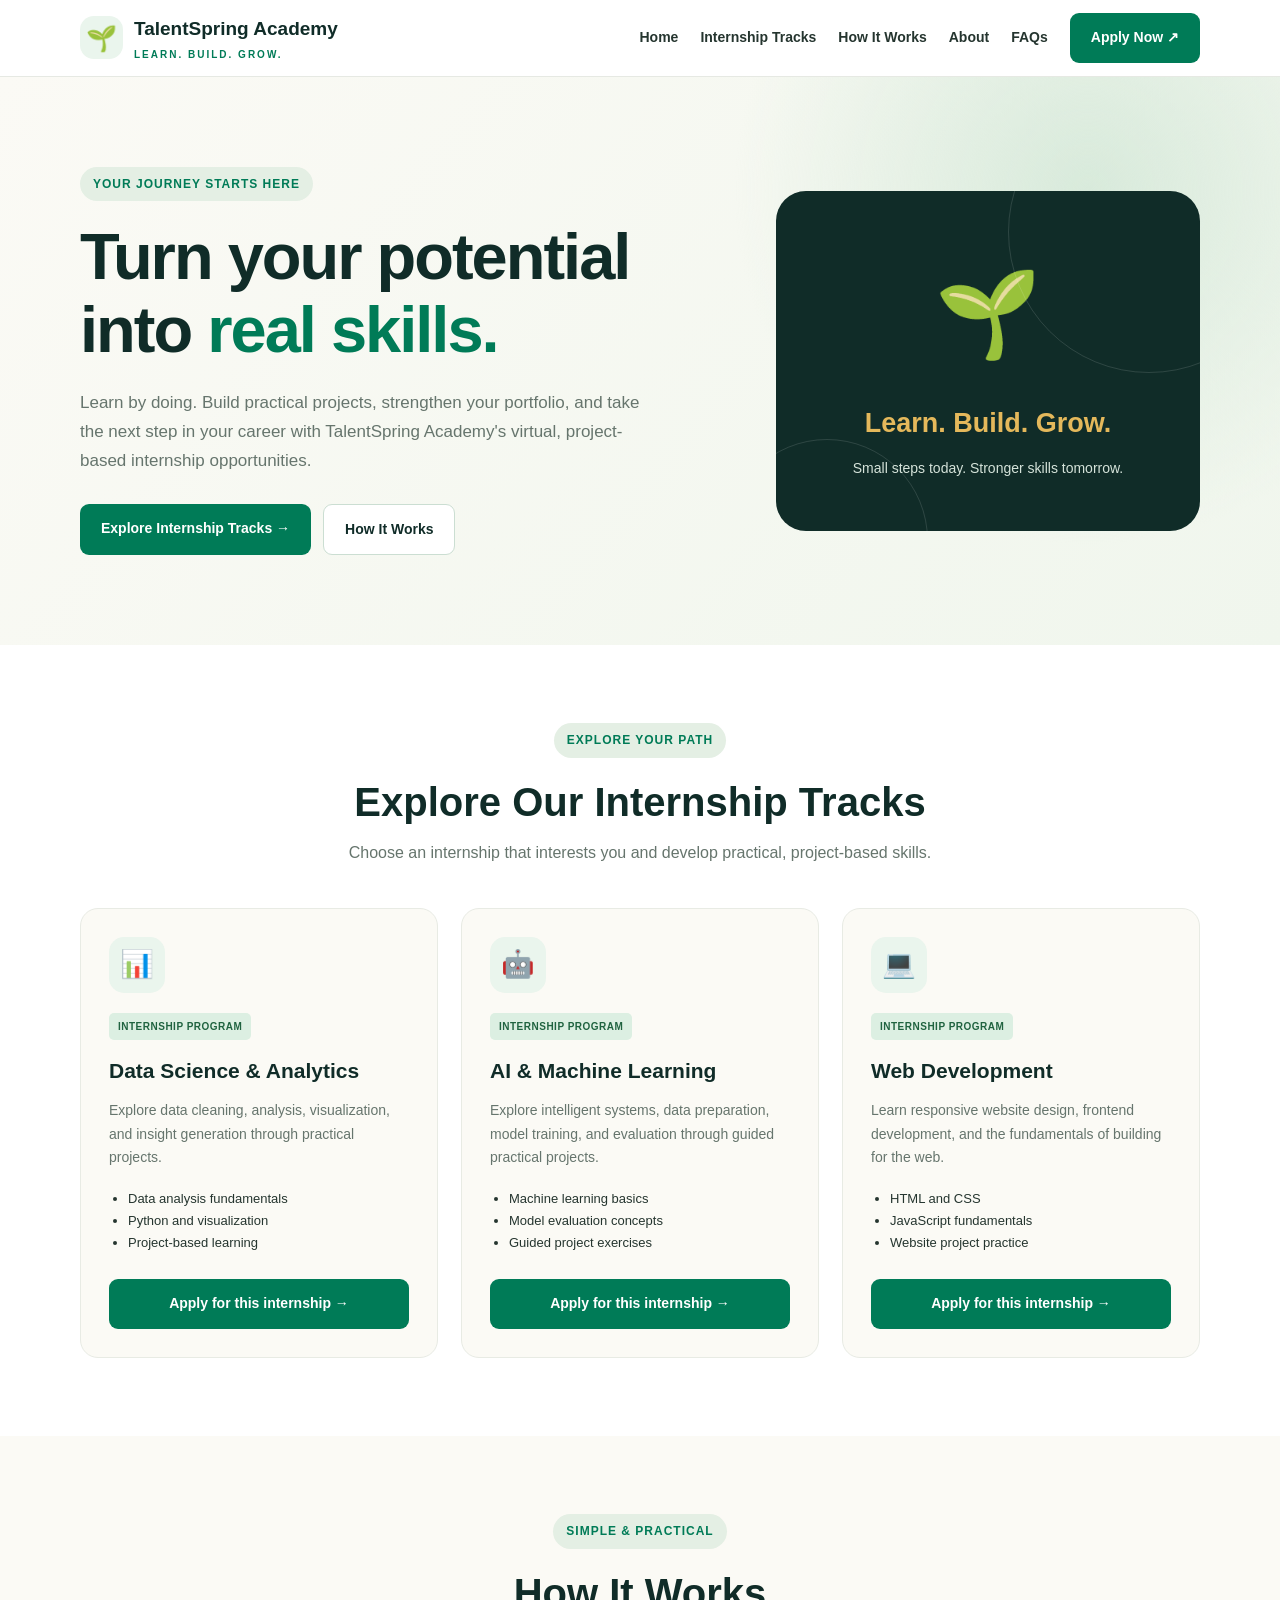
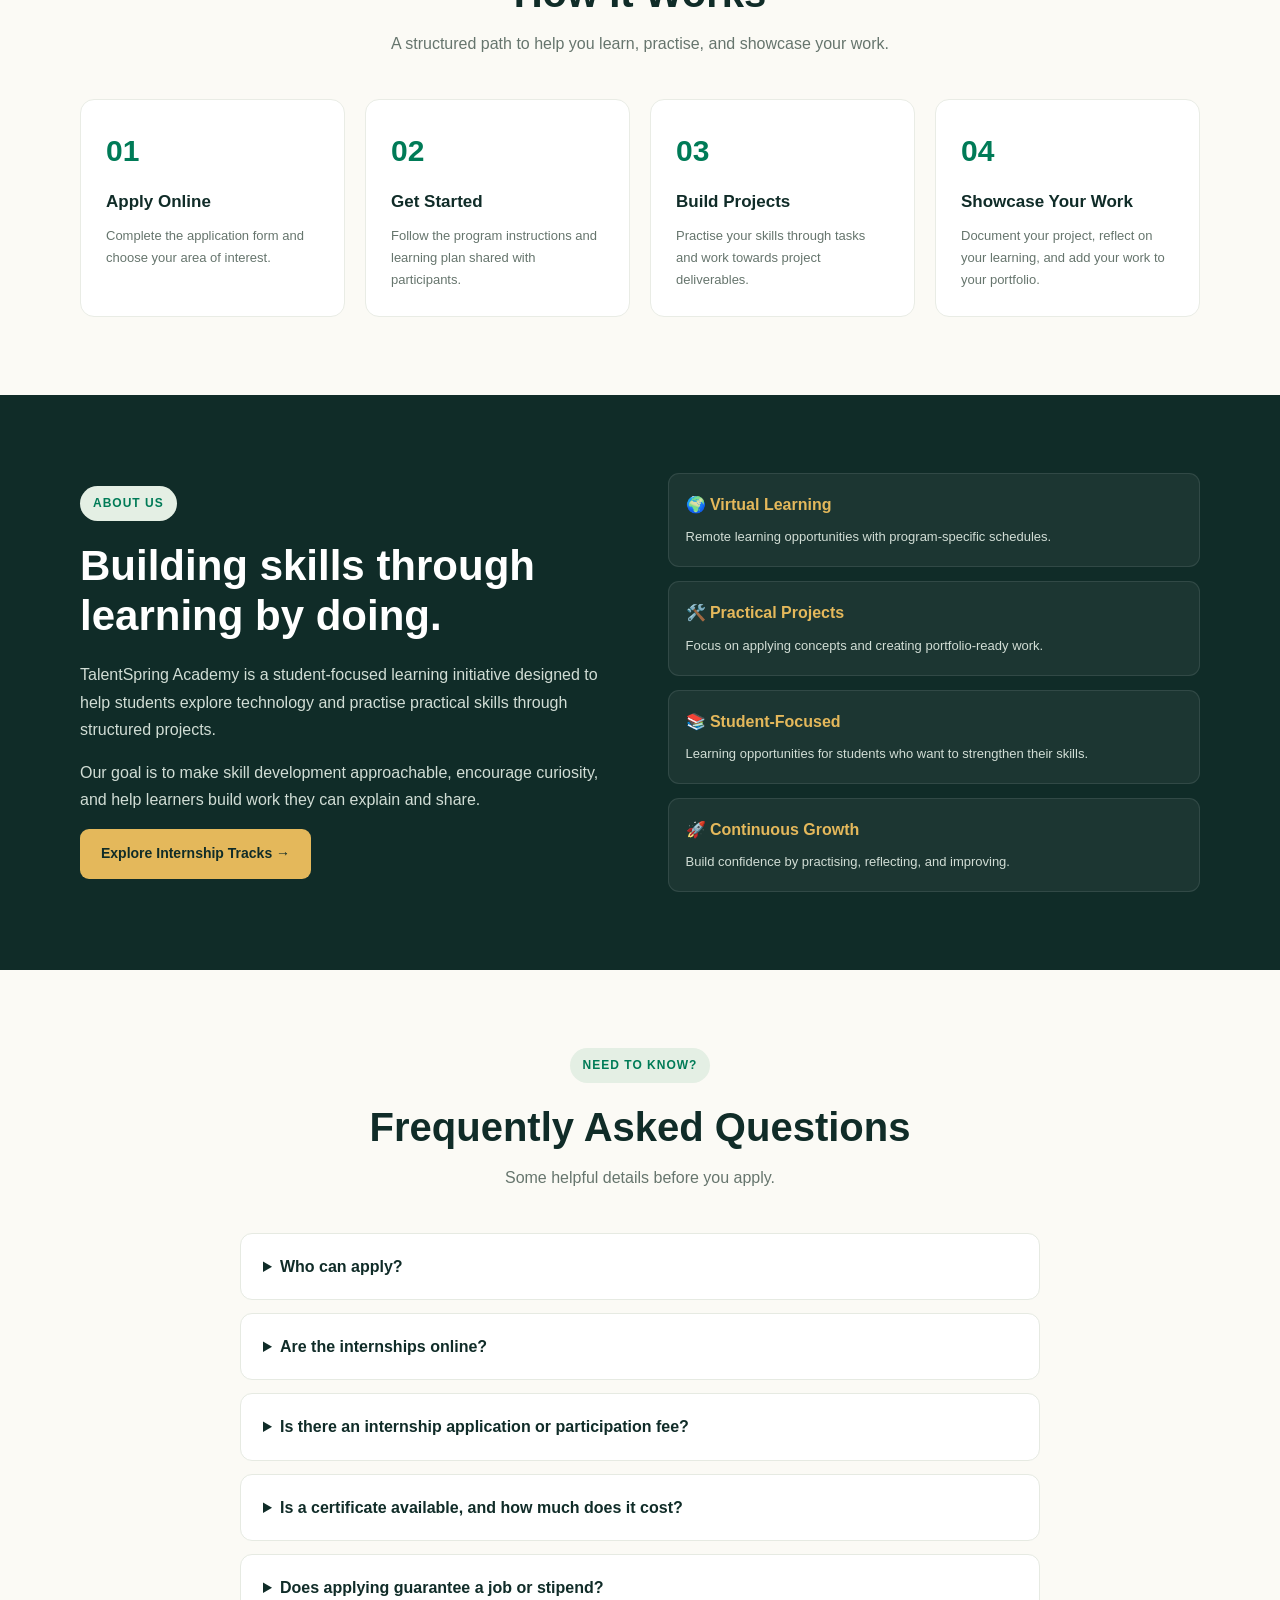
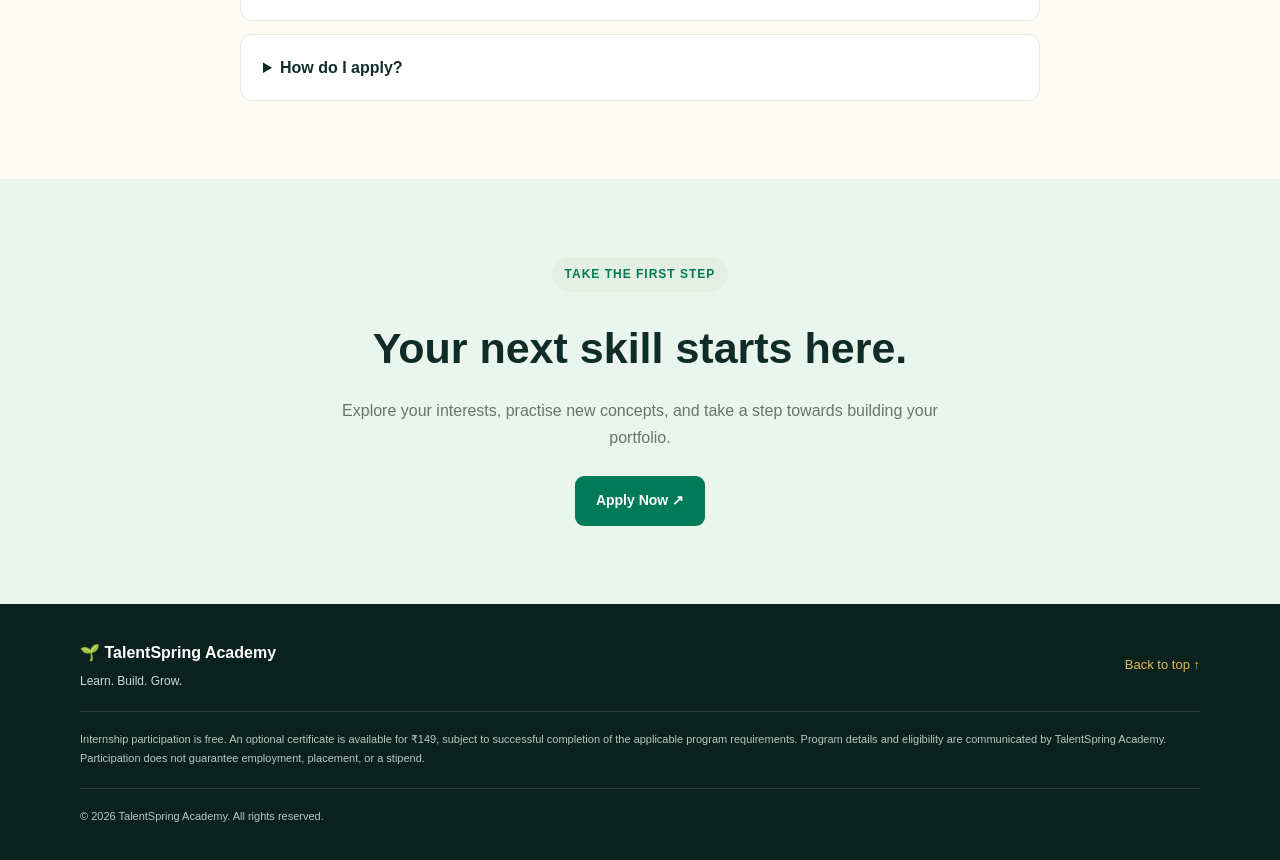
<file: index.html>
<!DOCTYPE html>
<html lang="en">
<head>
  <meta charset="UTF-8">
  <meta name="viewport" content="width=device-width, initial-scale=1.0">
  <meta name="description" content="TalentSpring Academy offers virtual, project-based internships in Data Science, AI and Machine Learning, and Web Development. Learn. Build. Grow.">
  <meta name="theme-color" content="#102c28">

  <title>TalentSpring Academy | Learn. Build. Grow.</title>

  <style>
    :root {
      --navy: #102c28;
      --green: #007b57;
      --light-green: #eaf5ed;
      --gold: #e4b85b;
      --cream: #fbfaf5;
      --text: #25352f;
      --muted: #66756d;
      --white: #ffffff;
    }

    * {
      margin: 0;
      padding: 0;
      box-sizing: border-box;
    }

    html {
      scroll-behavior: smooth;
      scroll-padding-top: 90px;
    }

    body {
      font-family: Arial, Helvetica, sans-serif;
      background: var(--cream);
      color: var(--text);
      line-height: 1.7;
    }

    a {
      color: inherit;
      text-decoration: none;
    }

    .container {
      width: min(1120px, 90%);
      margin: auto;
    }

    header {
      background: var(--white);
      position: sticky;
      top: 0;
      z-index: 100;
      border-bottom: 1px solid #e6e9e3;
    }

    nav {
      min-height: 76px;
      display: flex;
      align-items: center;
      justify-content: space-between;
      gap: 20px;
    }

    .brand {
      display: flex;
      align-items: center;
      gap: 11px;
      color: var(--navy);
      font-size: 19px;
      font-weight: 800;
    }

    .brand-icon {
      width: 43px;
      height: 43px;
      border-radius: 14px;
      display: grid;
      place-items: center;
      background: var(--light-green);
      font-size: 25px;
    }

    .brand small {
      display: block;
      font-size: 10px;
      color: var(--green);
      letter-spacing: 2px;
      font-weight: 700;
    }

    .nav-links {
      display: flex;
      align-items: center;
      gap: 22px;
      font-size: 14px;
      font-weight: 600;
    }

    .nav-links a:hover {
      color: var(--green);
    }

    .btn {
      display: inline-block;
      border: none;
      border-radius: 9px;
      padding: 13px 21px;
      font-size: 14px;
      font-weight: 700;
      text-align: center;
      cursor: pointer;
      transition: transform .2s, background .2s;
    }

    .btn:hover {
      transform: translateY(-2px);
    }

    .btn-primary {
      color: white;
      background: var(--green);
    }

    .btn-primary:hover {
      background: var(--navy);
    }

    .btn-gold {
      background: var(--gold);
      color: var(--navy);
    }

    .btn-outline {
      border: 1px solid #cbded2;
      color: var(--navy);
      background: white;
    }

    .hero {
      padding: 90px 0;
      background:
        radial-gradient(circle at 85% 20%, #d8eadb 0, transparent 30%),
        linear-gradient(130deg, #fbfaf5, #f0f6ed);
    }

    .hero-grid {
      display: grid;
      grid-template-columns: 1.2fr .8fr;
      align-items: center;
      gap: 60px;
    }

    .eyebrow {
      display: inline-block;
      background: #e4efe4;
      color: var(--green);
      padding: 7px 13px;
      border-radius: 50px;
      font-size: 12px;
      font-weight: 800;
      letter-spacing: 1px;
      margin-bottom: 20px;
    }

    h1 {
      font-size: clamp(38px, 5.5vw, 65px);
      line-height: 1.12;
      color: var(--navy);
      letter-spacing: -2px;
      margin-bottom: 22px;
    }

    h1 span {
      color: var(--green);
    }

    .hero p {
      max-width: 570px;
      color: var(--muted);
      font-size: 17px;
      margin-bottom: 28px;
    }

    .hero-buttons {
      display: flex;
      flex-wrap: wrap;
      gap: 12px;
    }

    .hero-art {
      background: var(--navy);
      min-height: 340px;
      border-radius: 30px;
      padding: 35px;
      display: flex;
      flex-direction: column;
      justify-content: center;
      position: relative;
      overflow: hidden;
      color: white;
    }

    .hero-art::before,
    .hero-art::after {
      content: "";
      position: absolute;
      border: 1px solid #ffffff20;
      border-radius: 50%;
    }

    .hero-art::before {
      width: 280px;
      height: 280px;
      top: -100px;
      right: -90px;
    }

    .hero-art::after {
      width: 200px;
      height: 200px;
      bottom: -110px;
      left: -50px;
    }

    .plant {
      font-size: 85px;
      text-align: center;
      margin-bottom: 15px;
    }

    .hero-art h2 {
      font-size: 27px;
      text-align: center;
      color: var(--gold);
    }

    .hero-art p {
      color: #d5e3da;
      text-align: center;
      font-size: 14px;
      margin: 10px auto 0;
    }

    section {
      padding: 78px 0;
    }

    .section-heading {
      text-align: center;
      max-width: 680px;
      margin: 0 auto 42px;
    }

    .section-heading h2 {
      color: var(--navy);
      font-size: clamp(29px, 4vw, 40px);
      line-height: 1.2;
      margin-bottom: 13px;
    }

    .section-heading p {
      color: var(--muted);
    }

    .programs {
      background: white;
    }

    .program-grid {
      display: grid;
      grid-template-columns: repeat(3, 1fr);
      gap: 23px;
    }

    .program-card {
      background: var(--cream);
      border: 1px solid #e8ebe4;
      border-radius: 18px;
      padding: 28px;
      display: flex;
      flex-direction: column;
      align-items: flex-start;
    }

    .program-icon {
      width: 56px;
      height: 56px;
      display: grid;
      place-items: center;
      border-radius: 15px;
      background: var(--light-green);
      font-size: 27px;
      margin-bottom: 20px;
    }

    .program-card h3 {
      color: var(--navy);
      font-size: 21px;
      margin-bottom: 10px;
    }

    .program-card p {
      color: var(--muted);
      font-size: 14px;
      margin-bottom: 18px;
    }

    .program-card ul {
      padding-left: 19px;
      margin-bottom: 25px;
      font-size: 13px;
      color: var(--text);
    }

    .program-card .btn {
      margin-top: auto;
      width: 100%;
    }

    .tag {
      display: inline-block;
      background: #dcefe2;
      color: #206340;
      border-radius: 5px;
      font-size: 10px;
      font-weight: 800;
      padding: 5px 9px;
      margin-bottom: 13px;
      letter-spacing: .5px;
    }

    .how-grid {
      display: grid;
      grid-template-columns: repeat(4, 1fr);
      gap: 20px;
    }

    .step {
      padding: 25px;
      background: white;
      border-radius: 14px;
      border: 1px solid #e9ece5;
    }

    .step-number {
      color: var(--green);
      font-size: 30px;
      font-weight: 800;
      margin-bottom: 12px;
    }

    .step h3 {
      color: var(--navy);
      font-size: 17px;
      margin-bottom: 8px;
    }

    .step p {
      color: var(--muted);
      font-size: 13px;
    }

    .about {
      background: var(--navy);
      color: white;
    }

    .about-grid {
      display: grid;
      grid-template-columns: 1fr 1fr;
      align-items: center;
      gap: 55px;
    }

    .about h2 {
      font-size: clamp(30px, 4vw, 42px);
      line-height: 1.2;
      margin-bottom: 20px;
    }

    .about p {
      color: #d1ddd5;
      margin-bottom: 16px;
    }

    .about-list {
      display: grid;
      gap: 14px;
    }

    .about-list div {
      background: #ffffff0d;
      border: 1px solid #ffffff18;
      padding: 17px;
      border-radius: 11px;
    }

    .about-list strong {
      display: block;
      color: var(--gold);
      margin-bottom: 4px;
    }

    .about-list span {
      font-size: 13px;
      color: #d1ddd5;
    }

    .faq-list {
      max-width: 800px;
      margin: auto;
      display: grid;
      gap: 13px;
    }

    details {
      background: white;
      border: 1px solid #e6eae2;
      padding: 19px 22px;
      border-radius: 12px;
    }

    summary {
      cursor: pointer;
      color: var(--navy);
      font-weight: 700;
    }

    details p {
      color: var(--muted);
      margin-top: 13px;
      font-size: 14px;
    }

    .fee-highlight {
      color: var(--green);
      font-weight: 800;
    }

    .cta {
      text-align: center;
      background: var(--light-green);
    }

    .cta h2 {
      color: var(--navy);
      font-size: clamp(30px, 4vw, 43px);
      margin-bottom: 12px;
    }

    .cta p {
      color: var(--muted);
      margin: 0 auto 25px;
      max-width: 600px;
    }

    footer {
      background: #0b211e;
      color: #d1ddd5;
      padding: 35px 0;
    }

    .footer-grid {
      display: flex;
      justify-content: space-between;
      gap: 25px;
      align-items: center;
      flex-wrap: wrap;
    }

    footer strong {
      color: white;
    }

    footer p {
      font-size: 12px;
      margin-top: 5px;
    }

    footer a {
      color: var(--gold);
      font-size: 13px;
    }

    .notice {
      margin-top: 20px;
      padding-top: 18px;
      border-top: 1px solid #ffffff20;
      font-size: 11px;
      color: #b8c8bf;
    }

    @media (max-width: 850px) {
      .hero-grid,
      .about-grid {
        grid-template-columns: 1fr;
        gap: 35px;
      }

      .hero {
        padding: 65px 0;
      }

      .hero-art {
        min-height: 260px;
      }

      .program-grid {
        grid-template-columns: repeat(2, 1fr);
      }

      .how-grid {
        grid-template-columns: repeat(2, 1fr);
      }

      .nav-links {
        gap: 13px;
      }
    }

    @media (max-width: 560px) {
      nav {
        padding: 13px 0;
        align-items: flex-start;
        flex-direction: column;
      }

      .nav-links {
        width: 100%;
        flex-wrap: wrap;
        gap: 12px 18px;
        font-size: 12px;
      }

      .program-grid,
      .how-grid {
        grid-template-columns: 1fr;
      }

      section {
        padding: 58px 0;
      }

      h1 {
        letter-spacing: -1px;
      }
    }
  </style>
</head>

<body>
  <!-- NAVIGATION -->
  <header>
    <nav class="container">
      <a class="brand" href="#home" aria-label="TalentSpring Academy home">
        <span class="brand-icon">🌱</span>
        <span>
          TalentSpring Academy
          <small>LEARN. BUILD. GROW.</small>
        </span>
      </a>

      <div class="nav-links">
        <a href="#home">Home</a>
        <a href="#programs">Internship Tracks</a>
        <a href="#how-it-works">How It Works</a>
        <a href="#about">About</a>
        <a href="#faq">FAQs</a>
        <a class="btn btn-primary" href="#programs">Apply Now ↗</a>
      </div>
    </nav>
  </header>

  <main>
    <!-- HERO SECTION -->
    <section class="hero" id="home">
      <div class="container hero-grid">
        <div>
          <span class="eyebrow">YOUR JOURNEY STARTS HERE</span>
          <h1>Turn your potential into <span>real skills.</span></h1>
          <p>
            Learn by doing. Build practical projects, strengthen your portfolio,
            and take the next step in your career with TalentSpring Academy's
            virtual, project-based internship opportunities.
          </p>

          <div class="hero-buttons">
            <a class="btn btn-primary" href="#programs">
              Explore Internship Tracks →
            </a>
            <a class="btn btn-outline" href="#how-it-works">
              How It Works
            </a>
          </div>
        </div>

        <div class="hero-art">
          <div class="plant">🌱</div>
          <h2>Learn. Build. Grow.</h2>
          <p>Small steps today. Stronger skills tomorrow.</p>
        </div>
      </div>
    </section>

    <!-- INTERNSHIP TRACKS -->
    <section class="programs" id="programs">
      <div class="container">
        <div class="section-heading">
          <span class="eyebrow">EXPLORE YOUR PATH</span>
          <h2>Explore Our Internship Tracks</h2>
          <p>
            Choose an internship that interests you and develop practical,
            project-based skills.
          </p>
        </div>

        <div class="program-grid">

          <article class="program-card">
            <div class="program-icon">📊</div>
            <span class="tag">INTERNSHIP PROGRAM</span>
            <h3>Data Science &amp; Analytics</h3>
            <p>
              Explore data cleaning, analysis, visualization, and insight
              generation through practical projects.
            </p>
            <ul>
              <li>Data analysis fundamentals</li>
              <li>Python and visualization</li>
              <li>Project-based learning</li>
            </ul>
            <a class="btn btn-primary"
               href="https://docs.google.com/forms/d/e/1FAIpQLSfs6i6IX2VY7UxD7PfuQFddSDhJZ1Bq3nMp9V-VK0BOsmqJjg/viewform?usp=dialog"
               target="_blank" rel="noopener noreferrer">
              Apply for this internship →
            </a>
          </article>

          <article class="program-card">
            <div class="program-icon">🤖</div>
            <span class="tag">INTERNSHIP PROGRAM</span>
            <h3>AI &amp; Machine Learning</h3>
            <p>
              Explore intelligent systems, data preparation, model training,
              and evaluation through guided practical projects.
            </p>
            <ul>
              <li>Machine learning basics</li>
              <li>Model evaluation concepts</li>
              <li>Guided project exercises</li>
            </ul>
            <a class="btn btn-primary"
               href="https://docs.google.com/forms/d/e/1FAIpQLSfs6i6IX2VY7UxD7PfuQFddSDhJZ1Bq3nMp9V-VK0BOsmqJjg/viewform?usp=dialog"
               target="_blank" rel="noopener noreferrer">
              Apply for this internship →
            </a>
          </article>

          <article class="program-card">
            <div class="program-icon">💻</div>
            <span class="tag">INTERNSHIP PROGRAM</span>
            <h3>Web Development</h3>
            <p>
              Learn responsive website design, frontend development,
              and the fundamentals of building for the web.
            </p>
            <ul>
              <li>HTML and CSS</li>
              <li>JavaScript fundamentals</li>
              <li>Website project practice</li>
            </ul>
            <a class="btn btn-primary"
               href="https://docs.google.com/forms/d/e/1FAIpQLSfs6i6IX2VY7UxD7PfuQFddSDhJZ1Bq3nMp9V-VK0BOsmqJjg/viewform?usp=dialog"
               target="_blank" rel="noopener noreferrer">
              Apply for this internship →
            </a>
          </article>

        </div>
      </div>
    </section>

    <!-- HOW IT WORKS -->
    <section id="how-it-works">
      <div class="container">
        <div class="section-heading">
          <span class="eyebrow">SIMPLE &amp; PRACTICAL</span>
          <h2>How It Works</h2>
          <p>
            A structured path to help you learn, practise, and showcase your work.
          </p>
        </div>

        <div class="how-grid">
          <div class="step">
            <div class="step-number">01</div>
            <h3>Apply Online</h3>
            <p>Complete the application form and choose your area of interest.</p>
          </div>

          <div class="step">
            <div class="step-number">02</div>
            <h3>Get Started</h3>
            <p>Follow the program instructions and learning plan shared with participants.</p>
          </div>

          <div class="step">
            <div class="step-number">03</div>
            <h3>Build Projects</h3>
            <p>Practise your skills through tasks and work towards project deliverables.</p>
          </div>

          <div class="step">
            <div class="step-number">04</div>
            <h3>Showcase Your Work</h3>
            <p>Document your project, reflect on your learning, and add your work to your portfolio.</p>
          </div>
        </div>
      </div>
    </section>

    <!-- ABOUT -->
    <section class="about" id="about">
      <div class="container about-grid">
        <div>
          <span class="eyebrow">ABOUT US</span>
          <h2>Building skills through learning by doing.</h2>
          <p>
            TalentSpring Academy is a student-focused learning initiative
            designed to help students explore technology and practise
            practical skills through structured projects.
          </p>
          <p>
            Our goal is to make skill development approachable, encourage
            curiosity, and help learners build work they can explain and share.
          </p>
          <a class="btn btn-gold" href="#programs">
            Explore Internship Tracks →
          </a>
        </div>

        <div class="about-list">
          <div>
            <strong>🌍 Virtual Learning</strong>
            <span>Remote learning opportunities with program-specific schedules.</span>
          </div>
          <div>
            <strong>🛠️ Practical Projects</strong>
            <span>Focus on applying concepts and creating portfolio-ready work.</span>
          </div>
          <div>
            <strong>📚 Student-Focused</strong>
            <span>Learning opportunities for students who want to strengthen their skills.</span>
          </div>
          <div>
            <strong>🚀 Continuous Growth</strong>
            <span>Build confidence by practising, reflecting, and improving.</span>
          </div>
        </div>
      </div>
    </section>

    <!-- FREQUENTLY ASKED QUESTIONS -->
    <section id="faq">
      <div class="container">
        <div class="section-heading">
          <span class="eyebrow">NEED TO KNOW?</span>
          <h2>Frequently Asked Questions</h2>
          <p>Some helpful details before you apply.</p>
        </div>

        <div class="faq-list">

          <details>
            <summary>Who can apply?</summary>
            <p>
              Students interested in learning and developing practical skills
              can submit an application. Eligibility and selection depend on
              the program requirements.
            </p>
          </details>

          <details>
            <summary>Are the internships online?</summary>
            <p>
              The internships are designed for virtual participation.
              Specific schedules, tasks, and requirements will be communicated
              for each program.
            </p>
          </details>

          <details>
            <summary>Is there an internship application or participation fee?</summary>
            <p>
              No. Applying for and participating in a TalentSpring Academy
              internship is free. There is no internship application fee
              or participation fee. The certificate is optional and costs
              <span class="fee-highlight">₹149</span> for students who choose
              to obtain one.
            </p>
          </details>

          <details>
            <summary>Is a certificate available, and how much does it cost?</summary>
            <p>
              Students who successfully complete the internship requirements
              can choose to obtain a certificate for
              <span class="fee-highlight">₹149</span>. The certificate is
              optional and is not automatically included. There is no charge
              for applying to or participating in the internship. Certificate
              eligibility and payment instructions will be communicated by
              TalentSpring Academy before payment.
            </p>
          </details>

          <details>
            <summary>Does applying guarantee a job or stipend?</summary>
            <p>
              No. Applying does not guarantee selection, employment,
              a stipend, placement, or a job offer.
            </p>
          </details>

          <details>
            <summary>How do I apply?</summary>
            <p>
              Click any Apply for this internship button. It opens the
              TalentSpring Academy Google Form where you can submit your
              application.
            </p>
          </details>

        </div>
      </div>
    </section>

    <!-- FINAL APPLICATION SECTION -->
    <section class="cta">
      <div class="container">
        <span class="eyebrow">TAKE THE FIRST STEP</span>
        <h2>Your next skill starts here.</h2>
        <p>
          Explore your interests, practise new concepts, and take a step
          towards building your portfolio.
        </p>
        <a class="btn btn-primary"
           href="https://docs.google.com/forms/d/e/1FAIpQLSfs6i6IX2VY7UxD7PfuQFddSDhJZ1Bq3nMp9V-VK0BOsmqJjg/viewform?usp=dialog"
           target="_blank" rel="noopener noreferrer">
          Apply Now ↗
        </a>
      </div>
    </section>
  </main>

  <!-- FOOTER -->
  <footer>
    <div class="container">
      <div class="footer-grid">
        <div>
          <strong>🌱 TalentSpring Academy</strong>
          <p>Learn. Build. Grow.</p>
        </div>
        <a href="#home">Back to top ↑</a>
      </div>

      <div class="notice">
        Internship participation is free. An optional certificate is available
        for ₹149, subject to successful completion of the applicable program
        requirements. Program details and eligibility are communicated by
        TalentSpring Academy. Participation does not guarantee employment,
        placement, or a stipend.
      </div>

      <div class="notice">
        © <span id="year"></span> TalentSpring Academy. All rights reserved.
      </div>
    </div>
  </footer>

  <script>
    document.getElementById("year").textContent =
      new Date().getFullYear();
  </script>
</body>
</html>
</file>
